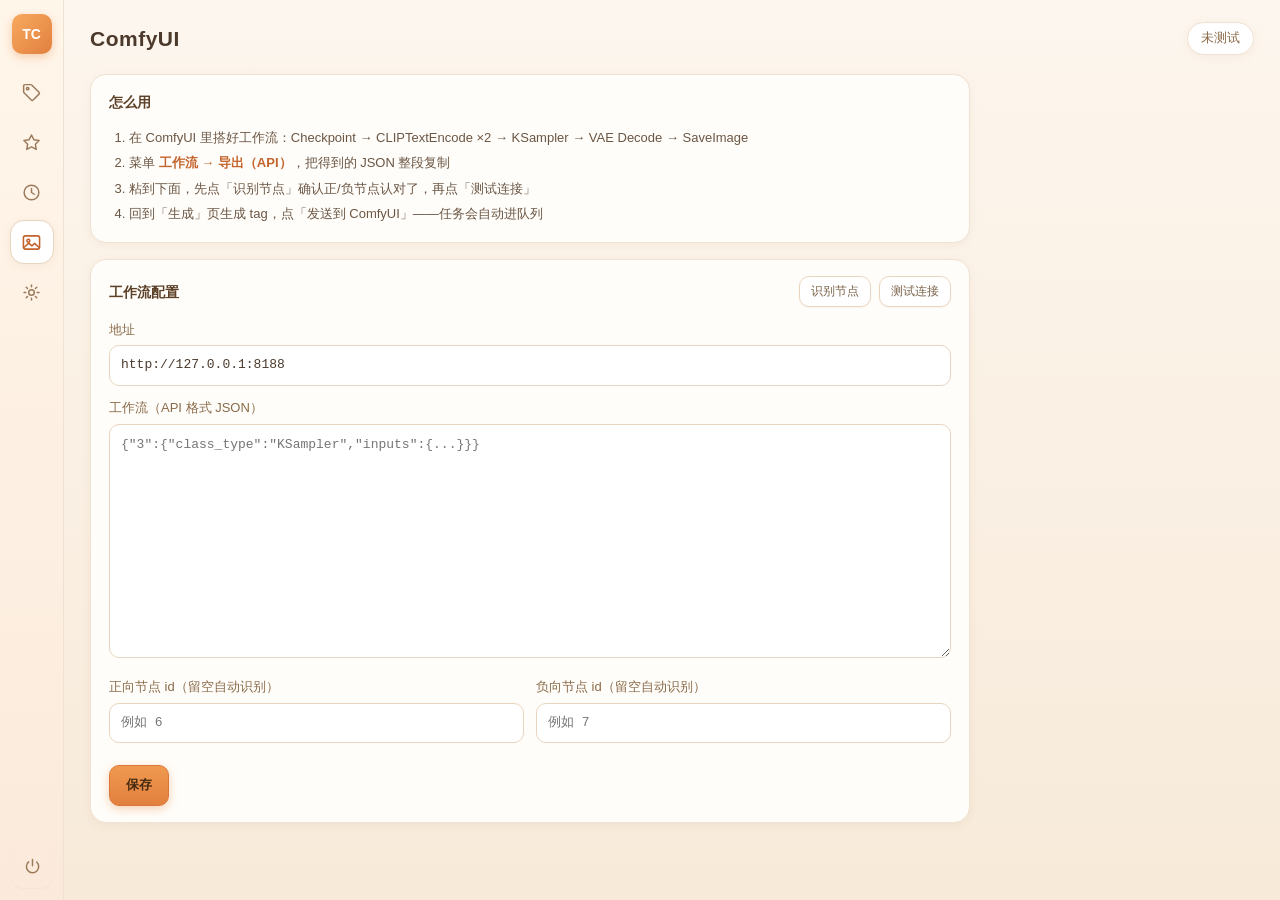
<file: comfy.html>
<!DOCTYPE html>
<html lang="zh-CN">
<head>
<meta charset="utf-8">
<meta name="viewport" content="width=device-width, initial-scale=1">
<title>TagCraft · ComfyUI</title>
<link rel="stylesheet" href="style.css">
</head>
<body>
<div class="shell">
  <div id="sidebar"></div>

  <div class="main">
    <div class="page-head">
      <h1 class="page-title">ComfyUI</h1>
      <span class="head-right"><span id="comfyState" class="pill">未测试</span></span>
    </div>

    <div class="stack">
      <div class="card">
        <div class="card-title">怎么用</div>
        <ol class="howto">
          <li>在 ComfyUI 里搭好工作流：Checkpoint → CLIPTextEncode ×2 → KSampler → VAE Decode → SaveImage</li>
          <li>菜单 <b>工作流 → 导出（API）</b>，把得到的 JSON 整段复制</li>
          <li>粘到下面，先点「识别节点」确认正/负节点认对了，再点「测试连接」</li>
          <li>回到「生成」页生成 tag，点「发送到 ComfyUI」——任务会自动进队列</li>
        </ol>
      </div>

      <div class="card">
        <div class="card-title">
          工作流配置
          <span class="spacer"></span>
          <button id="btnInspect" class="small">识别节点</button>
          <button id="btnTest" class="small">测试连接</button>
        </div>
        <div class="field">
          <label>地址</label>
          <input id="comfyUrl" class="mono" placeholder="http://127.0.0.1:8188">
        </div>
        <div class="field">
          <label>工作流（API 格式 JSON）</label>
          <textarea id="comfyWorkflow" rows="10" class="mono"
            placeholder='{"3":{"class_type":"KSampler","inputs":{...}}}'></textarea>
        </div>
        <div class="grid2">
          <div class="field">
            <label>正向节点 id（留空自动识别）</label>
            <input id="comfyPosNode" class="mono" placeholder="例如 6">
          </div>
          <div class="field">
            <label>负向节点 id（留空自动识别）</label>
            <input id="comfyNegNode" class="mono" placeholder="例如 7">
          </div>
        </div>
        <div id="comfyNodes" class="page-sub" style="margin-top:10px"></div>
        <div class="row">
          <button id="btnSave" class="primary">保存</button>
          <span id="comfyMsg" class="page-sub"></span>
        </div>
      </div>
    </div>
  </div>
</div>

<script src="store.js"></script>
<script src="ui_fx.js"></script>
<script src="common.js"></script>
<script src="comfy.js"></script>
</body>
</html>
</file>
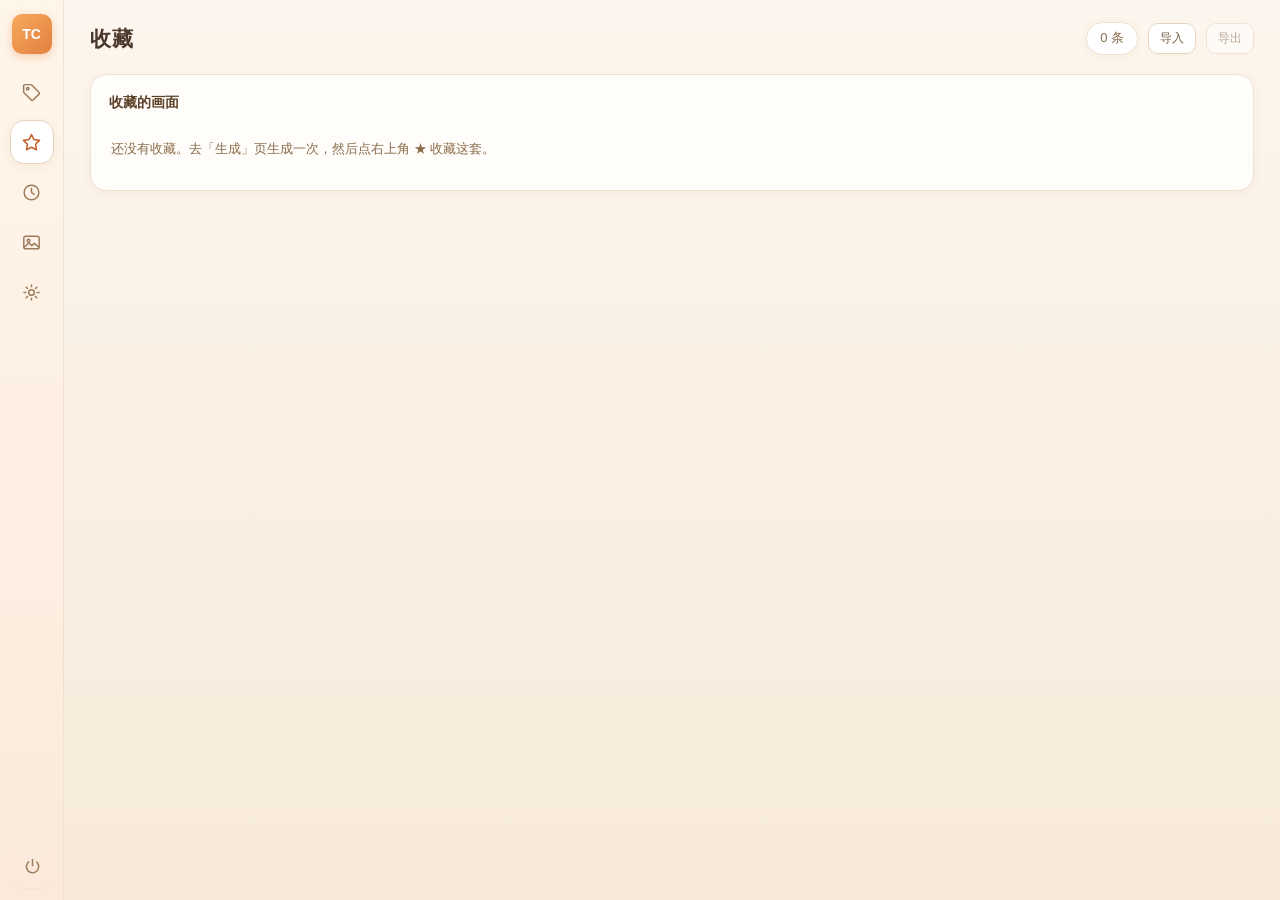
<file: favorites.html>
<!DOCTYPE html>
<html lang="zh-CN">
<head>
<meta charset="utf-8">
<meta name="viewport" content="width=device-width, initial-scale=1">
<title>TagCraft · 收藏</title>
<link rel="stylesheet" href="style.css">
</head>
<body>
<div class="shell">
  <div id="sidebar"></div>

  <div class="main">
    <div class="page-head">
      <h1 class="page-title">收藏</h1>
      <span class="head-right">
        <span id="favCount" class="pill">0 条</span>
        <button id="btnImport" class="small">导入</button>
        <button id="btnExport" class="small">导出</button>
        <button id="btnClearAll" class="small ghost danger">清空全部</button>
      </span>
    </div>

    <input id="favFile" type="file" accept=".json,application/json" hidden>

    <div class="stack wide">
      <div class="card">
        <div class="card-title">收藏的画面</div>
        <div id="list" class="list fgrid"></div>
        <div id="favPager" class="pager" hidden></div>
      </div>
    </div>
  </div>
</div>

<script src="store.js"></script>
<script src="ui_fx.js"></script>
<script src="common.js"></script>
<script src="favorites.js"></script>
</body>
</html>
</file>
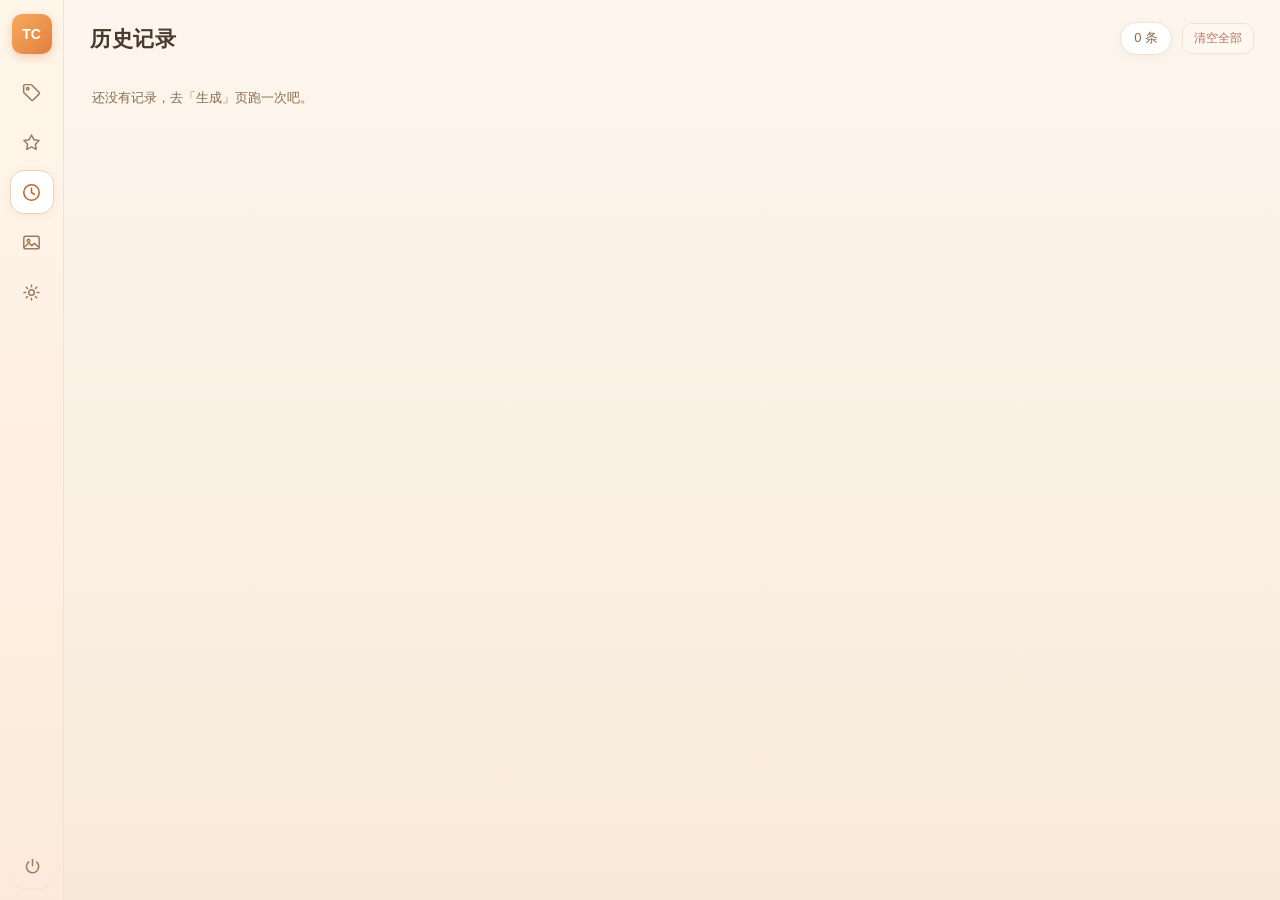
<file: history.html>
<!DOCTYPE html>
<html lang="zh-CN">
<head>
<meta charset="utf-8">
<meta name="viewport" content="width=device-width, initial-scale=1">
<title>TagCraft · 历史</title>
<link rel="stylesheet" href="style.css">
</head>
<body>
<div class="shell">
  <div id="sidebar"></div>

  <div class="main">
    <div class="page-head">
      <h1 class="page-title">历史记录</h1>
      <span class="head-right">
        <span id="hisCount" class="pill">0 条</span>
        <button id="btnClearAll" class="ghost small danger">清空全部</button>
      </span>
    </div>

    <div id="hisStats" class="hstats"></div>

    <div id="list" style="max-width:900px;display:flex;flex-direction:column;gap:12px"></div>
    <div id="hisPager" class="pager" hidden></div>
  </div>
</div>

<script src="store.js"></script>
<script src="ui_fx.js"></script>
<script src="common.js"></script>
<script src="history.js"></script>
</body>
</html>
</file>
<file: style.css>
/* TagCraft 主题：暖色调 · 温馨感 · 突出按钮 */

:root{
  --bg:#fdf6ee;
  --bg2:#f7ead9;
  --panel:#fffdf9;
  --line:#f0e2d2;
  --line2:#e8d5bf;
  --text:#4b3a2c;
  --dim:#8a6b4a;               /* 4.58:1 on bg，原 #a08a76 只有 3.07 */
  --accent:#e2803f;
  --accent2:#c4642c;
  --accent-soft:#fdeedd;
  --ok:#7ba05b;
  --bad:#c4554c;
  --ui-scale:1;                 /* 90/100/110%，设置页可改 */
  --shadow:0 2px 10px rgba(150,100,50,.07);

  /* 动效令牌：四档时长 + 四条曲线。各处动画只引用变量，不再各写各的毫秒数。 */
  --t-fast:60ms;    /* 按下、波纹 */
  --t-snap:120ms;   /* 分段按钮、小颜色变化 */
  --t-base:200ms;   /* 悬停、折叠、菜单 */
  --t-sheet:300ms;  /* 面板、新出现的块 */
  --e-swift:cubic-bezier(.16,1,.3,1);
  --e-expand:cubic-bezier(.19,1,.22,1);   /* 高度展开：先快后缓，不越界 */
  --e-enter:cubic-bezier(.22,1,.36,1);
  --e-back:cubic-bezier(.34,1.56,.64,1);  /* 回弹：按压抬起、滑块 */

  /* 字体令牌：中文回退链 + 等宽（tag / 数字 / 代码） */
  --font-ui:-apple-system,BlinkMacSystemFont,"Segoe UI","PingFang SC","Microsoft YaHei","Noto Sans SC",sans-serif;
  --font-mono:ui-monospace,SFMono-Regular,Consolas,"Cascadia Mono","Courier New",monospace;

  /* C9：从硬编码色收进来的调色板（按角色编号，自动量化） */
  --bg-1:#ffffff;
  --bg-2:#f7a95f;
  --bg-3:#fffcf7;
  --bg-4:#fdeceb;
  --bg-5:#fdf2f1;
  --bg-6:#fff3e2;
  --bg-7:#fffaf2;
  --bg-8:#eef5e6;
  --ink-1:#a3761f;
  --ink-2:#3a2410;
  --ink-3:#9c7b5c;
  --ink-4:#7d6753;
  --ink-5:#8a6a4a;
  --ink-6:#5d4530;
  --ink-7:#6b5644;
  --ink-8:#8a6d3b;
  --line-1:#dbe8cc;
  --line-2:#f0dcc0;
}

*{box-sizing:border-box}
html,body{margin:0;padding:0}
body{
  zoom:var(--ui-scale,1);
  background:linear-gradient(180deg,var(--bg) 0%,var(--bg2) 100%) fixed;
  color:var(--text);
  font-family:var(--font-ui);
  font-size:14px;line-height:1.6;
  /* 数字等宽：分数 / 耗时 / 计数上下对齐，不再左右跳 */
  font-variant-numeric:tabular-nums;
}

/* ---------------- 框架 ---------------- */
.shell{display:flex;min-height:calc(100vh / var(--ui-scale,1))}
.main{flex:1;min-width:0;padding:22px 26px 60px}
.page-head{display:flex;align-items:center;gap:12px;margin-bottom:18px}
.page-title{margin:0;font-size:21px;font-weight:700;letter-spacing:.5px}
.head-right{margin-left:auto;display:flex;align-items:center;gap:10px}
.pill{
  background:var(--bg-1);border:1px solid var(--line);border-radius:999px;
  padding:5px 13px;font-size:13px;color:var(--dim);box-shadow:var(--shadow)
}
.page-sub{font-size:13px;color:var(--dim);text-decoration:none}
a.page-sub:hover{color:var(--accent)}

/* ---------------- 侧边栏 ---------------- */
.sidebar{
  width:64px;flex:0 0 64px;background:linear-gradient(180deg,#fff6ea,#fbeadb);
  border-right:1px solid var(--line);display:flex;flex-direction:column;
  align-items:center;padding:14px 0 12px;gap:6px;position:sticky;top:0;height:calc(100vh / var(--ui-scale,1))
}
.logo{
  width:40px;height:40px;border-radius:10px;margin-bottom:10px;
  background:linear-gradient(135deg,#f7a95f,var(--accent));color:#fff;
  display:flex;align-items:center;justify-content:center;font-weight:700;font-size:14px;
  box-shadow:0 3px 10px rgba(226,128,63,.35)
}
.nav{
  width:44px;height:44px;padding:0;border-radius:14px;border:1px solid transparent;background:transparent;
  color:var(--ink-3);display:flex;align-items:center;justify-content:center;
  font-size:11px;cursor:pointer;text-decoration:none;transition:var(--t-snap)
}
/* 侧栏只留图标；文字保留在 DOM 里给 title 悬停和无障碍读屏用 */
.nav span{display:none}
.nav svg{width:21px;height:21px;fill:none;stroke:currentColor;stroke-width:1.7;
  stroke-linecap:round;stroke-linejoin:round}
.nav:hover{background:#fff3e5;color:var(--accent2)}
.nav svg{transition:transform .22s cubic-bezier(.2,.8,.3,1)}
.nav:hover svg{transform:translateY(-1px) scale(1.07)}
.nav.active svg{transform:scale(1.05)}
.nav.active{background:var(--bg-1);color:var(--accent2);border-color:var(--line2);box-shadow:var(--shadow)}
.nav.danger:hover{background:var(--bg-4);color:var(--bad)}
.sidebar .spacer{flex:1}

/* ---------------- 生成页：左右两栏各自滚动 ----------------
   以前两栏一起把页面撑长，结果栏一长，左边的描述框就跟着滚出屏幕。
   现在整页高度锁在视口内：左栏（描述 / 查词）原地不动，只有右栏（结果 / 输出）滚。 */
.main-split{
  height:calc(100vh / var(--ui-scale,1));overflow:hidden;
  display:flex;flex-direction:column;padding-bottom:14px
}
.main-split .layout{flex:1;min-height:0;align-items:stretch}
.main-split .col{min-height:0;overflow-y:auto;overscroll-behavior:contain}
.main-split .col:first-child{overflow-y:auto}
@media (max-width:1080px){
  /* 窄屏只剩一栏：退回整页滚动，别把内容锁死在半屏里 */
  .main-split{height:auto;overflow:visible;display:block}
  .main-split .col{overflow:visible}
}
/* ---------------- 布局：左窄右宽，内容长了也不会一边空一边挤 ---------------- */
.layout{display:grid;grid-template-columns:minmax(280px,340px) minmax(0,1fr);gap:16px;align-items:start}
@media (max-width:1080px){.layout{grid-template-columns:minmax(0,1fr)}}
.col{display:flex;flex-direction:column;gap:16px;min-width:0}
.stack{display:flex;flex-direction:column;gap:16px;max-width:880px}
.stack.wide{max-width:min(1560px,100%)}

/* ---------------- 卡片 ---------------- */
.card{
  background:var(--panel);border:1px solid var(--line);border-radius:16px;
  padding:16px 18px;box-shadow:var(--shadow);min-width:0
}
.card-title{
  display:flex;align-items:center;gap:8px;font-weight:700;font-size:14px;
  margin-bottom:12px;color:#5c4128
}
.card-title .spacer{flex:1}
.count{
  background:var(--accent-soft);color:var(--accent2);border-radius:999px;
  padding:1px 8px;font-size:12px;font-weight:600
}
.card-title button{font-weight:500}

/* ---------------- 表单 ---------------- */
label{display:block;font-size:13px;color:var(--dim);margin-bottom:5px}
input,select,textarea{
  width:100%;padding:9px 11px;border:1px solid var(--line2);border-radius:10px;
  background:var(--bg-1);color:var(--text);font:inherit;font-size:13px;outline:none;
  transition:border-color var(--t-snap) ease,box-shadow var(--t-snap) ease
}
input:focus,select:focus,textarea:focus{
  border-color:var(--accent);box-shadow:0 0 0 3px rgba(226,128,63,.14)
}
textarea{resize:vertical;line-height:1.65}
.mono{font-family:Consolas,"Courier New",monospace;font-size:13px}
.field{margin-bottom:12px}
.grid2{display:grid;grid-template-columns:1fr 1fr;gap:12px}
@media (max-width:640px){.grid2{grid-template-columns:1fr}}
.row{display:flex;align-items:center;gap:8px;flex-wrap:wrap;margin-top:10px}

/* 复选框：之前被 input 的 100% 宽度撑成一大块，这里收回正常尺寸 */
input[type=checkbox],input[type=radio]{
  width:16px;height:16px;min-width:16px;padding:0;margin:0;flex:0 0 16px;
  accent-color:var(--accent);cursor:pointer;border-radius:4px
}
label.inline{display:inline-flex;align-items:center;gap:7px;margin:0;font-size:13px;color:var(--text);white-space:nowrap}
/* 数字框在行内标签里不要被 100% 宽撑爆（否则「上限」会竖着断行） */
label.inline input[type=number]{width:76px;flex:0 0 76px}
label.check{
  display:inline-flex;align-items:center;gap:7px;padding:6px 12px;margin:0;cursor:pointer;
  background:var(--accent-soft);border:1px solid #f3ddc4;border-radius:999px;
  font-size:13px;color:#8a6238;transition:var(--t-snap)
}
label.check:hover{border-color:var(--accent);background:#fde5cd}

/* ---------------- 按钮：更醒目 ---------------- */
button{
  padding:9px 16px;border:1px solid var(--line2);border-radius:10px;background:var(--bg-1);
  color:#7a6249;font:inherit;font-size:13px;cursor:pointer;
  position:relative;overflow:hidden;will-change:transform;
  transition:transform var(--t-snap) var(--e-back),box-shadow var(--t-base) ease,
             background var(--t-base) ease,border-color var(--t-base) ease,color var(--t-base) ease;
  box-shadow:0 1px 2px rgba(150,100,50,.06)
}
button:hover{border-color:var(--accent);color:var(--accent2);transform:translateY(-1px)}
/* 按压：缩到 .975，抬起时走 --e-back 带一点过冲回弹 */
button:active{transform:translateY(1px) scale(.975);box-shadow:0 1px 2px rgba(150,100,50,.06);
  transition-duration:var(--t-fast)}
button:focus-visible{outline:none;box-shadow:0 0 0 3px rgba(226,128,63,.25),0 1px 2px rgba(150,100,50,.06)}
button:disabled{opacity:.55;cursor:default;transform:none}
button.primary{
  background:linear-gradient(180deg,#f0994f,#e2803f);border-color:#d9773a;color:#452a10;font-weight:600;
  box-shadow:0 3px 10px rgba(226,128,63,.35)
}
/* 主按钮悬浮时一道柔光扫过（纯装饰，不挡点击） */
button.primary::after{
  content:'';position:absolute;inset:0;pointer-events:none;
  background:linear-gradient(115deg,transparent 30%,rgba(255,255,255,.5) 48%,transparent 64%);
  transform:translateX(-130%);transition:transform .6s ease
}
button.primary:hover::after{transform:translateX(130%)}
button.primary:hover{background:linear-gradient(180deg,#f5a763,#e78a4a);color:#452a10;
  box-shadow:0 6px 16px rgba(226,128,63,.45);transform:translateY(-2px)}
button.primary:active{transform:translateY(1px) scale(.975)}
/* 生成中：主按钮轻轻呼吸，表示"还在跑" */
button.primary:disabled{animation:busyPulse 1.5s ease-in-out infinite}
@keyframes busyPulse{
  0%,100%{box-shadow:0 3px 10px rgba(226,128,63,.3)}
  50%{box-shadow:0 3px 18px rgba(226,128,63,.6)}
}
button.ghost{background:#fff8f0;border-color:var(--line);color:var(--ink-3);box-shadow:none}
button.ghost:hover{background:var(--bg-1);color:var(--accent2)}
button.ghost.danger{color:#b9706a}
button.ghost.danger:hover{border-color:#e6b3ae;background:var(--bg-5);color:var(--bad)}
button.small{padding:5px 11px;font-size:12px;border-radius:10px}
button.wide{flex:1;min-width:120px;padding:11px 18px;font-size:14px}

/* 点击波纹（common.js 动态插入 .ripple 后自动移除） */
.ripple{
  position:absolute;border-radius:50%;pointer-events:none;
  background:radial-gradient(circle,rgba(226,128,63,.35),rgba(226,128,63,.12) 55%,transparent 70%);
  transform:scale(0);animation:rippleOut .58s ease-out forwards
}
button.primary .ripple{
  background:radial-gradient(circle,rgba(255,255,255,.6),rgba(255,255,255,.2) 55%,transparent 70%)
}
@keyframes rippleOut{to{transform:scale(1);opacity:0}}

/* ---------------- 模式切换器 ---------------- */
.model-switch{margin-bottom:16px}
.mswitch-row{display:flex;align-items:center;gap:10px;flex-wrap:wrap}
.mswitch-cap{font-size:12px;font-weight:600;color:var(--dim);letter-spacing:.3px}
/* 分段切换器：滑块自己是一层（.mswitch-thumb），active 的底色交给它，
   切换时滑块平移过去，而不是底色硬跳。 */
.mswitch{
  display:inline-flex;gap:4px;padding:4px;border:1px solid var(--line);
  border-radius:999px;background:var(--panel);box-shadow:var(--shadow);position:relative
}
.mswitch-thumb{
  position:absolute;top:4px;left:0;height:calc(100% - 8px);width:0;border-radius:999px;
  background:linear-gradient(135deg,var(--bg-2),var(--accent));
  box-shadow:0 3px 12px rgba(226,128,63,.38);
  pointer-events:none;z-index:0;
  transform:translateX(0);
  transition:transform var(--t-base) var(--e-back),width var(--t-base) var(--e-back)
}
/* 首次落位 / 跨页起点：不要动画，否则会从 0 滑过来 */
.mswitch-thumb.no-anim{transition:none}
.mswitch-item{
  display:flex;align-items:center;justify-content:center;
  padding:8px 20px;border-radius:999px;text-decoration:none;
  color:var(--ink-3);transition:background var(--t-base) ease,color var(--t-base) ease,
             transform var(--t-snap) var(--e-back),box-shadow var(--t-base) ease;
  position:relative;overflow:hidden;z-index:1
}
/* JS 量好位置、把滑块摆正之后才接管底色；量不到（无布局/降级）就保留旧的高亮 */
.mswitch.thumb-ready .mswitch-item.active,
.mswitch.thumb-ready .mswitch-item.active:hover{
  background:transparent;box-shadow:none
}
.mswitch-item .mswitch-name{font-size:14px;font-weight:700;letter-spacing:.2px}
.mswitch-item:hover{background:#fff4e5;color:var(--accent2);transform:translateY(-1px)}
.mswitch-item.active{
  background:linear-gradient(135deg,#f7a95f,#e2803f);color:#452a10;
  box-shadow:0 3px 12px rgba(226,128,63,.38)
}
.mswitch-item.active::after{
  content:'';position:absolute;inset:0;border-radius:inherit;
  box-shadow:inset 0 1px 0 rgba(255,255,255,.35)
}

/* ---------------- Krea 2 页面 ---------------- */
.hint-line{font-size:12px;color:var(--dim);margin-top:10px;line-height:1.6}
.hint-line b{color:var(--accent2);font-weight:600}
#outPrompt{font-size:13px;line-height:1.8;min-height:150px}
.prompt-count{font-size:12px;color:var(--dim)}
.prompt-count b{color:var(--accent2)}
.warn-line{
  background:var(--bg-6);border:1px solid #f0d8b8;color:var(--ink-1);border-radius:10px;
  padding:7px 11px;font-size:13px;margin-bottom:10px;display:none
}
.warn-line.show{display:block}

/* ---------------- 结果分组 ---------------- */
.group{margin-top:16px}
.group-title{display:flex;align-items:center;gap:8px;font-size:13px;color:var(--dim);margin-bottom:8px}
.group-title .spacer{flex:1}
/* 组标题旁的一行小提示（例：已移除 N 个无效负向） */
.group-note{font-size:12px;color:#b07a2a;background:var(--bg-6);border-radius:999px;padding:1px 8px}
.group-note:empty{display:none}
.tags{display:flex;flex-wrap:wrap;gap:6px;max-height:222px;overflow-y:auto;padding:2px}
.tag{
  display:inline-flex;align-items:center;gap:6px;max-width:100%;
  background:#fff8ef;border:1px solid var(--line);border-radius:999px;
  padding:5px 6px 5px 12px;font-size:13px;cursor:pointer;user-select:none;transition:var(--t-snap)
}
.tag:hover{border-color:var(--accent);background:var(--bg-1)}
.tag .t{font-family:Consolas,monospace;color:var(--ink-6)}
.tag .cn{color:var(--dim);font-size:12px}
.tag .w{background:var(--accent-soft);color:var(--accent2);border-radius:999px;padding:0 6px;font-size:11px}
.tag .x{color:#c9b39c;padding:0 5px;font-size:14px;line-height:1}
.tag .x:hover{color:var(--bad)}
/* 分类底色：这是**结果栏**，颜色只做很轻的区分，不能像报错。
   角色(4)原来是粉红（#fdf1ee），看起来像「未识别」，实际是正常 tag —— 收成中性。
   分类名放在 title 里（app.js 的 chip()），需要强调时手动看提示即可。 */
.tag.cat1{background:#fff4e8;border-color:#f2d9bd}
.tag.cat3{background:#fdf8ec;border-color:#efe4cc}
.tag.cat4{background:#fdf8f0;border-color:#ecdcc8}
.tag.cat5{background:#fdf7ec;border-color:#eeddc0}
.tag.dragging{opacity:.4}

/* 未识别：小红框 */
.unk-list{display:flex;flex-wrap:wrap;gap:6px;max-height:126px;overflow-y:auto;padding:2px}
.unk{
  background:var(--bg-4);border:1px solid #eec4c0;color:#b4554d;border-radius:10px;
  padding:4px 9px;font-size:12px;font-family:Consolas,monospace;cursor:pointer
}
.unk:hover{background:#fbdcd9}

/* 候选补充：白名单外、但词表里确实存在的新词，点一下就进正向 */
.cand{
  background:#eef7ee;border:1px solid #c9e2c9;color:#3f7a45;border-radius:10px;
  padding:4px 9px;font-size:12px;font-family:Consolas,monospace;cursor:pointer
}
.cand:hover{background:#dff0df}

/* 候选气泡 */
.pop{
  position:fixed;z-index:50;background:var(--bg-1);border:1px solid var(--line2);border-radius:14px;
  box-shadow:0 10px 26px rgba(140,90,40,.18);padding:8px;min-width:190px;max-width:320px
}
.pop-head{font-size:12px;color:var(--dim);padding:5px 8px}
.pop button{
  display:block;width:100%;text-align:left;border:none;background:transparent;box-shadow:none;
  padding:7px 9px;font-size:13px;border-radius:10px;color:var(--text)
}
.pop button:hover{background:var(--accent-soft);color:var(--accent2);transform:none}
.pop button.del{color:var(--bad)}
.example-pop{width:min(460px,calc(100vw - 24px));max-width:460px;max-height:min(60vh,520px);overflow-y:auto}
.example-pop button{white-space:normal;line-height:1.55;text-align:left}

/* ---------------- 折叠面板 ---------------- */
.fold{
  border:1px solid var(--line);border-radius:10px;background:var(--bg-7);
  margin-bottom:10px;overflow:hidden
}
.fold>summary{
  cursor:pointer;padding:9px 13px;font-size:13px;font-weight:600;color:var(--ink-1);
  list-style:none;display:flex;align-items:center;gap:8px
}
.fold>summary::-webkit-details-marker{display:none}
.fold>summary::before{content:'▸';display:inline-block;transition:transform var(--t-snap) var(--e-swift);color:var(--accent)}
.fold[open]>summary::before{transform:rotate(90deg)}
.fold-body{padding:0 13px 10px;border-top:1px dashed var(--line)}

/* 折叠动效的进行时状态（common.js 的 animateFold 加/删这个类）。
   只过渡高度与不透明度；contain 让重排只发生在这块，生成中不带着整页一起抖。 */
.fold-anim{
  overflow:hidden !important;
  contain:layout paint;
  /* 只过渡「可见高度」。padding-bottom 与上边框也要一起收到 0：border-box 下只把
     height 设 0 时，这两样会把盒子顶在 11px，收不干净、最后还会跳一下。
     不透明度不参与——文字要静止，只是被裁掉。 */
  transition:height var(--t-base) var(--e-expand),
             padding-bottom var(--t-base) var(--e-expand),
             border-top-width var(--t-base) var(--e-expand)
}
/* 折叠标题连点不该选中文字 */
.fold>summary,.fbox>summary{user-select:none;-webkit-user-select:none;cursor:pointer}
/* 收起动画期间 details 还是 open 的，箭头要提前转回水平，别等动画结束才弹回去 */
.fold[data-closing='1']>summary::before,
.fbox[data-closing='1']>summary::before{transform:none}

.step{
  display:flex;gap:8px;align-items:baseline;flex-wrap:wrap;
  font-size:13px;color:var(--ink-7);padding:6px 0;border-top:1px dashed #f1e5d4
}
.step:first-child{border-top:none}
.step .rnd{
  flex:0 0 18px;height:18px;line-height:18px;text-align:center;border-radius:50%;
  background:var(--accent-soft);color:var(--accent2);font-size:11px
}
.step .tool{font-family:Consolas,monospace;color:var(--ink-1);font-weight:600}
.step .sum{color:var(--dim)}
.step .pick{
  background:var(--bg-8);color:#5c7f3f;border:1px solid var(--line-1);border-radius:999px;
  padding:0 7px;font-size:11px;line-height:1.6;font-weight:600
}
/* 采纳门槛（覆盖/有效/排序 三项 5/5）的达标标记：分数一样时靠它区分 */
.step .gate{
  border-radius:999px;padding:0 7px;font-size:11px;line-height:1.6;font-weight:600;
  border:1px solid transparent
}
.step .gate.ok{background:var(--bg-8);color:#4f7a38;border-color:var(--line-1)}
.step .gate.no{background:var(--bg-5);color:#a8554d;border-color:#f0d6d3}
.step .prob{flex:1 0 100%;color:var(--ink-8);padding-left:26px}
.step .dims{flex:1 0 100%;color:#9a8a76;font-size:12px;padding-left:26px;letter-spacing:.02em}
.step.warn{color:var(--bad)}
.step.warn .tool{color:var(--bad)}

/* ---------------- 智能体实时进度 ---------------- */
.progress{
  display:none;margin-bottom:12px;border:1px solid var(--line-2);border-radius:10px;
  background:#fffbf3;padding:10px 13px
}
.progress.show{display:block}
.progress-head{
  font-size:13px;font-weight:600;color:var(--ink-1);margin-bottom:6px;
  display:flex;align-items:center;gap:7px
}
.pstep{font-size:13px;color:var(--ink-4);padding:3px 0 3px 18px;position:relative}
.pstep::before{
  content:'';position:absolute;left:4px;top:11px;width:6px;height:6px;border-radius:50%;
  background:#e0cdb2
}
.pstep.now{color:var(--accent2);font-weight:600}
.pstep.now::before{background:var(--accent);box-shadow:0 0 0 3px rgba(226,128,63,.18)}
.spin{
  width:12px;height:12px;border-radius:50%;border:2px solid var(--line-2);
  border-top-color:var(--accent);display:inline-block;animation:spin .8s linear infinite
}
@keyframes spin{to{transform:rotate(360deg)}}

/* 进度条 */
.pbar{height:10px;border-radius:999px;background:#f3e6d4;overflow:hidden;margin-top:2px}
.pbar-fill{
  height:100%;border-radius:999px;position:relative;overflow:hidden;
  background:linear-gradient(90deg,#f4b878,var(--accent));
  transition:width .5s cubic-bezier(.3,.8,.4,1)
}
.pbar-fill::after{
  content:'';position:absolute;inset:0;
  background:linear-gradient(90deg,transparent,rgba(255,255,255,.5),transparent);
  animation:sweep 1.3s linear infinite
}
.pbar.done .pbar-fill{background:linear-gradient(90deg,#9fc47f,var(--ok))}
.pbar.done .pbar-fill::after{animation:none;opacity:0}
.pmsg{
  font-size:13px;color:var(--ink-5);margin-top:7px;
  white-space:nowrap;overflow:hidden;text-overflow:ellipsis
}
/* 「上次运行被中断」时的重试行 */
.retry-row{display:flex;align-items:center;gap:8px;margin-top:8px;font-size:13px;color:var(--ink-5)}
.retry-row span{white-space:nowrap;overflow:hidden;text-overflow:ellipsis}
@keyframes sweep{from{transform:translateX(-100%)}to{transform:translateX(100%)}}

/* ---------------- 统计 / 说明 ---------------- */
.stats{
  display:none;background:#fff5e9;border:1px solid var(--line);border-radius:10px;
  padding:8px 13px;font-size:13px;color:var(--ink-5);margin-bottom:12px
}
.stats.show{display:block}
.notes{
  display:none;background:#fdf9f0;border-left:3px solid #e8cfa5;border-radius:10px;
  padding:8px 12px;font-size:13px;color:var(--ink-8);margin-bottom:12px;white-space:pre-wrap
}
.notes.show{display:block}

/* ---------------- 查词结果 ---------------- */
.list{display:flex;flex-direction:column;gap:6px;margin-top:10px;min-width:0}
.list.scroll{max-height:300px;overflow-y:auto}
.item{
  display:flex;align-items:center;gap:8px;padding:7px 10px;border:1px solid var(--line);
  border-radius:10px;background:var(--bg-3);font-size:13px;min-width:0
}
.item .name{font-family:Consolas,monospace;color:var(--ink-6);flex:0 1 auto;
  overflow:hidden;text-overflow:ellipsis;white-space:nowrap}
.item .cn{color:var(--dim);font-size:12px;min-width:0;overflow:hidden;text-overflow:ellipsis;
  white-space:nowrap}
.item .meta{margin-left:auto;color:var(--dim);font-size:11px;flex:0 0 auto}
.item .acts{display:flex;gap:4px;flex:0 0 auto}
.item:hover{border-color:var(--accent);background:var(--bg-1)}
.empty{color:var(--dim);font-size:13px;padding:14px 2px}

/* ---------------- 历史 / 收藏 ---------------- */
.hstats{display:flex;flex-wrap:wrap;gap:8px;max-width:900px;margin-bottom:14px}
.hstats[hidden]{display:none}
.hstat{
  display:inline-flex;align-items:center;gap:6px;background:var(--panel);
  border:1px solid var(--line);border-radius:999px;padding:6px 13px;
  box-shadow:var(--shadow);font-size:12px;color:var(--dim)
}
.hstat b{color:var(--text);font-size:13px;font-weight:700}
.hcard{
  border:1px solid var(--line);border-radius:14px;background:var(--bg-3);
  padding:11px 13px;margin-bottom:10px
}
.hcard:hover{border-color:var(--line2)}
.htop{display:flex;align-items:center;gap:8px;flex-wrap:wrap}
.htime{font-size:12px;color:var(--dim)}
.ftitle{font-weight:600;font-size:14px;color:#6b4a2c}
.htext{font-size:13px;color:var(--ink-4);margin:7px 0 5px;white-space:pre-wrap;word-break:break-word}
.htags{font-family:Consolas,monospace;font-size:12px;color:var(--dim);
  line-height:1.7;word-break:break-word}

/* ---------------- 列表分页（历史 / 收藏） ---------------- */
.pager{display:flex;align-items:center;gap:10px;margin-top:14px}
.pager[hidden]{display:none}
.pager-info{font-size:13px;color:var(--dim)}

/* ---------------- 收藏页：宽屏多列，卡片铺满 ---------------- */
.fgrid{display:grid;grid-template-columns:repeat(auto-fill,minmax(430px,1fr));gap:12px;margin-top:0}
@media (max-width:960px){.fgrid{grid-template-columns:1fr}}
.fcard{
  border:1px solid var(--line);border-radius:14px;background:var(--bg-3);
  padding:13px 15px;display:flex;flex-direction:column;gap:9px;min-width:0
}
.fcard:hover{border-color:var(--line2);background:var(--bg-1)}
.fhead{display:flex;align-items:center;gap:9px;flex-wrap:wrap;min-width:0}
.fhead .spacer,.frow .spacer{flex:1}
.fmeta{font-size:12px;color:var(--accent2);background:var(--accent-soft);
  border-radius:999px;padding:2px 9px;white-space:nowrap}
.fmeta-row{display:flex;gap:6px;flex-wrap:wrap}

/* 默认收起：描述与 tag 文本要点开才看得见 */
.fbox{border:1px solid var(--line);border-radius:10px;background:var(--bg-7);overflow:hidden}
.fbox>summary{
  cursor:pointer;padding:7px 11px;font-size:13px;font-weight:600;color:var(--ink-1);
  list-style:none;display:flex;align-items:center;gap:7px
}
.fbox>summary::-webkit-details-marker{display:none}
.fbox>summary::before{content:'▸';display:inline-block;transition:transform var(--t-snap) var(--e-swift);color:var(--accent)}
.fbox[open]>summary::before{transform:rotate(90deg)}
.fbody{padding:2px 12px 11px;border-top:1px dashed var(--line);
  display:flex;flex-direction:column;gap:2px}
.flabel{font-size:12px;color:var(--dim);margin-top:7px}
.ftext{font-size:13px;color:var(--ink-4);white-space:pre-wrap;word-break:break-word;line-height:1.6}
.ftags{font-family:Consolas,monospace;font-size:12px;color:#8b7660;
  line-height:1.75;word-break:break-word}
.frow{display:flex;align-items:center;gap:8px;flex-wrap:wrap;margin-top:auto;padding-top:2px}

/* ---------------- 使用步骤 ---------------- */
.howto{margin:0;padding-left:20px;color:var(--ink-7);font-size:13px;line-height:1.95}
.howto b{color:var(--accent2)}

/* ---------------- toast ---------------- */
.toast{
  position:fixed;left:50%;bottom:34px;transform:translateX(-50%) translateY(12px);
  background:#7a5a3c;color:#fff;padding:10px 20px;border-radius:999px;font-size:13px;
  box-shadow:0 6px 18px rgba(120,80,40,.3);
  opacity:0;transition:opacity var(--t-sheet) var(--e-enter),transform var(--t-sheet) var(--e-enter);pointer-events:none;z-index:99;max-width:80vw;text-align:center
}
.toast.show{opacity:1;transform:translateX(-50%) translateY(0)}
.toast.bad{background:var(--bad)}

/* ---------------- 页面切换（同源跨文档 View Transition） ----------------
   对齐羽毛笔 shell.dart 的 _Page：
     淡出 / 淡入  AnimatedOpacity  200ms（linear）
     上滑入场     AnimatedSlide    300ms，Curves.easeOutBack，位移是页高的 2%（约 16px）
   旧页只淡出、不位移；新页淡入 + 从下方弹上来。
   不支持的浏览器会整段忽略，页面照常直接切换（无报错）。 */
@view-transition{navigation:auto}
::view-transition-old(root){animation:vt-out var(--t-base) linear both}
::view-transition-new(root){
  animation:vt-in-fade var(--t-base) linear both,
            vt-in-rise var(--t-sheet) var(--e-back) both
}
@keyframes vt-out{to{opacity:0}}
@keyframes vt-in-fade{from{opacity:0}to{opacity:1}}
@keyframes vt-in-rise{from{transform:translateY(2vh)}to{transform:none}}

/* ---------------- Krea 页：中文译文块（只读展示） ---------------- */
.trans-box{
  margin-top:10px;border:1px solid var(--line);border-radius:14px;background:var(--bg-7);
  overflow:hidden
}
.trans-box[hidden]{display:none}
.trans-head{
  display:flex;align-items:center;gap:8px;padding:7px 12px;
  font-size:12px;font-weight:600;color:var(--ink-1);
  border-bottom:1px dashed var(--line)
}
.trans-head .spacer{flex:1}
.trans-out{
  padding:9px 12px 10px;font-size:13px;line-height:1.75;color:var(--ink-6);
  white-space:pre-wrap;word-break:break-word
}
.trans-out.loading{color:var(--dim);font-style:italic}
/* ---------------- 动效：系统要求减少动态时全部关掉 ---------------- */
@media (prefers-reduced-motion: reduce){
  *,*::before,*::after{
    animation-duration:.001ms !important;
    animation-iteration-count:1 !important;
    transition-duration:.001ms !important;
    scroll-behavior:auto !important
  }
  button:hover,button:active,.mswitch-item:hover,.mswitch-item.active,
  .nav:hover svg,.nav.active svg{transform:none}
  .mswitch-thumb{transition:none}
  ::view-transition-old(root),::view-transition-new(root){animation:none}
  button.primary::after{display:none}
  .ripple{display:none}
}


/* ---------------- 字体：等宽一处定义 ---------------- */
/* tag 名、数字、代码块走同一套等宽；正文走 --font-ui（含中文回退链）。
   以前 .mono / .tag .t / .step .tool 各写一份 Consolas，缺字时字体不一致。 */
.mono,.tag .t,.unk,.cand,.item .name,.item .meta,.htags,.ftags,.step .tool,
.step .rnd,.count,.pager-info,.prompt-count,textarea.mono{
  font-family:var(--font-mono)
}
</file>
